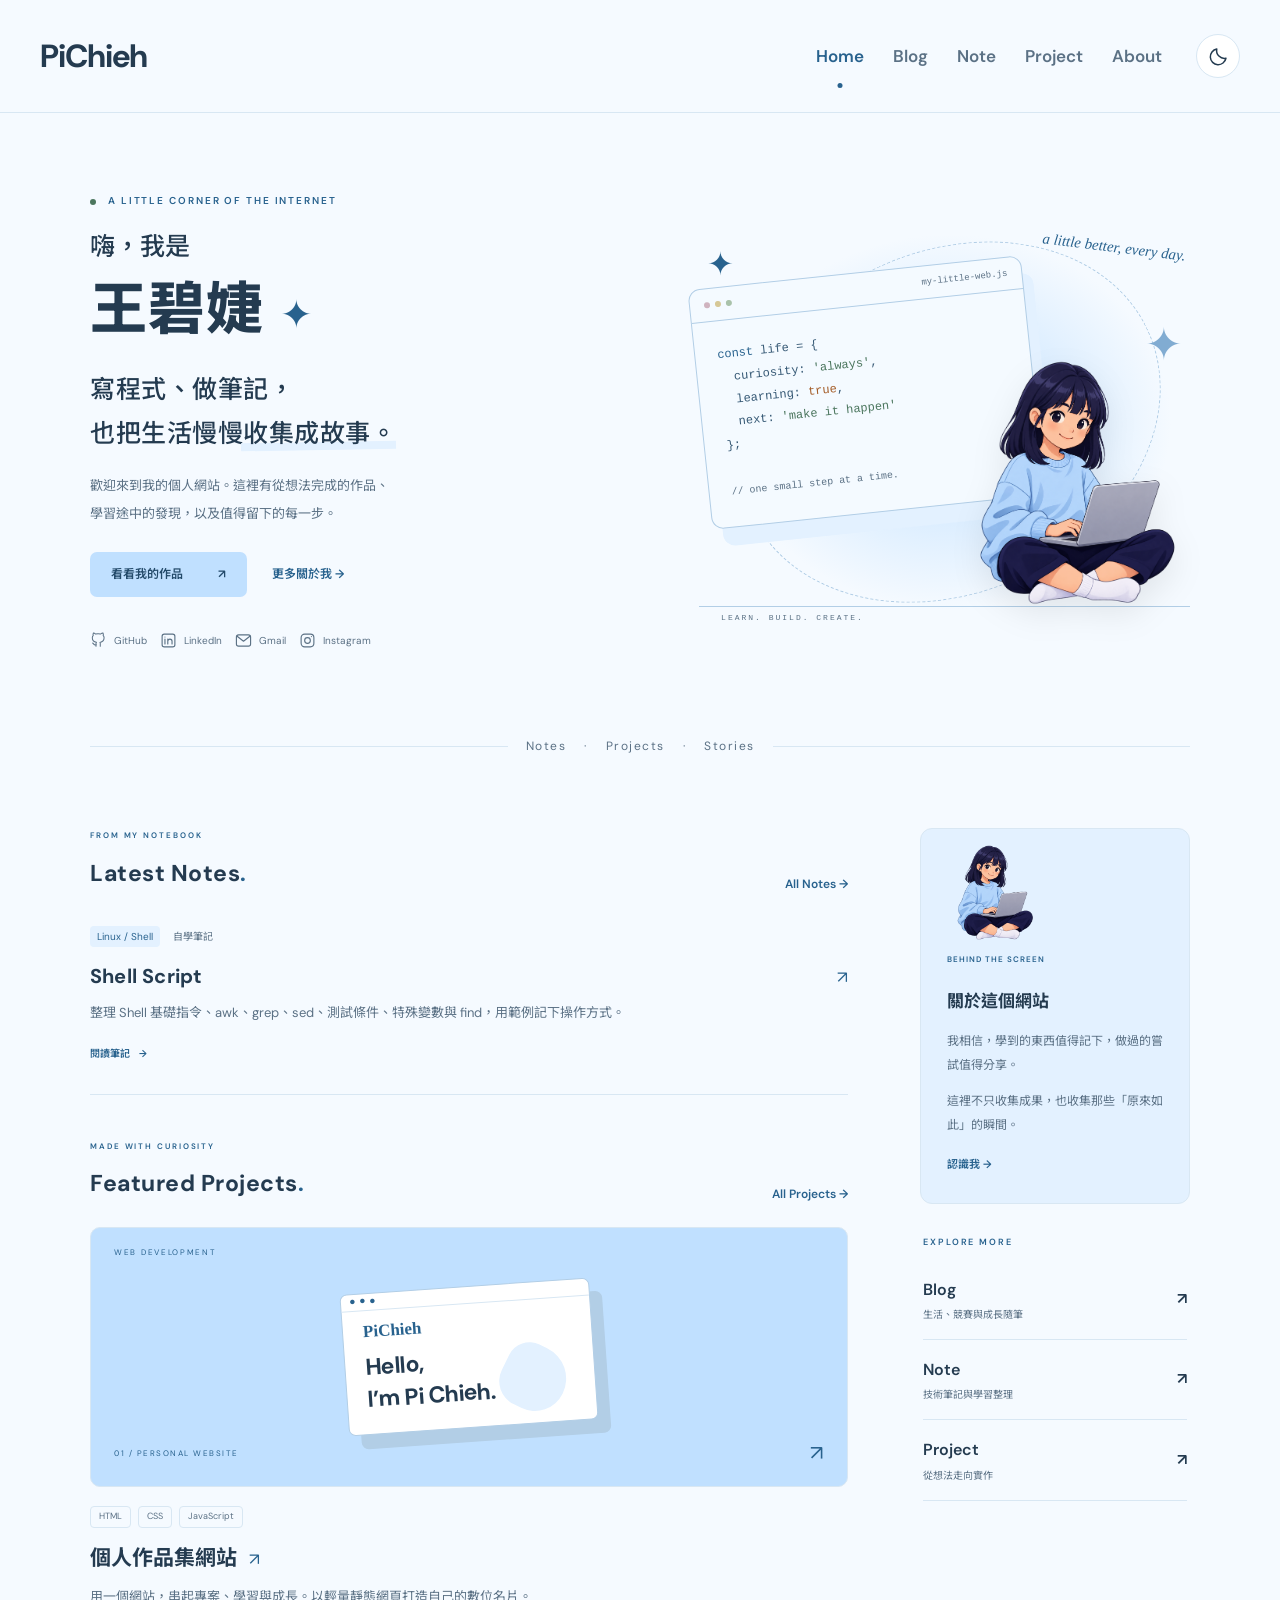
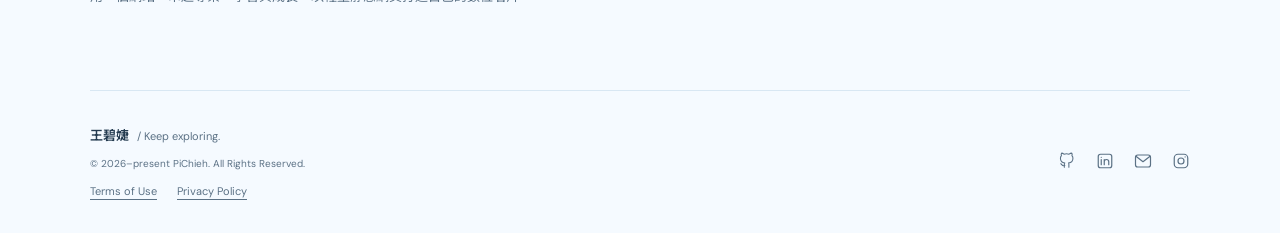
<file: index.html>
<!doctype html>
<html lang="zh-Hant"><head>
<meta charset="utf-8"><meta name="viewport" content="width=device-width,initial-scale=1">
<meta name="description" content="王碧婕的個人網站：專案作品、自學筆記、生活隨筆與競賽紀錄。">
<meta name="theme-color" content="#f5faff"><title>Home · PiChieh</title>
<script src="theme.js"></script><link rel="icon" href="favicon.svg" type="image/svg+xml"><link rel="stylesheet" href="styles.css?v=7899a8cd81">
<script src="site.config.js" defer></script><script src="content.js?v=7899a8cd81" defer></script><script src="script.js?v=7899a8cd81" defer></script>
</head><body data-page="home">
<a class="skip" href="#main">跳至主要內容</a>
<header class="site-header"><div class="header-inner"><a class="wordmark" href="index.html" aria-label="PiChieh，首頁"><span>PiChieh</span></a>
<div class="header-controls"><nav id="navigation" aria-label="主要導覽"><a href="index.html" aria-current="page">Home</a><a href="blog.html">Blog</a><a href="note.html">Note</a><a href="project.html">Project</a><a href="about.html">About</a></nav><button class="theme-toggle icon-button" aria-label="切換配色模式" title="切換配色模式"><span aria-hidden="true">◐</span></button><button class="menu-toggle icon-button" aria-controls="navigation" aria-expanded="false" aria-label="開啟導覽">☰</button></div></div></header>
<main id="main" class="container">
<section class="home-hero"><div class="hero-text"><p class="eyebrow"><span class="status-dot"></span> A LITTLE CORNER OF THE INTERNET</p><h1>嗨，我是<span class="name">王碧婕<span class="wave">✦</span></span></h1><p class="hero-subtitle">寫程式、做筆記，<br>也把生活慢慢<span class="underline">收集成故事。</span></p><p class="hero-description">歡迎來到我的個人網站。這裡有從想法完成的作品、<br class="desktop-break">學習途中的發現，以及值得留下的每一步。</p><div class="hero-actions"><a class="button" href="project.html">看看我的作品 <span>↗</span></a><a class="plain-link" href="about.html">更多關於我 <span>→</span></a></div><div class="socials hero-socials" data-socials></div></div>
<div class="character-art" role="img" aria-label="抱著筆電的小女孩與程式視窗插畫"><div class="art-orbit"></div><span class="art-star star-one">✦</span><span class="art-star star-two">✦</span><div class="floating-label">a little better, every day.</div><div class="terminal"><div class="terminal-bar"><i></i><i></i><i></i><span>my-little-web.js</span></div><div class="terminal-code"><span class="code-purple">const</span> life = {<br>&nbsp; curiosity: <span class="code-green">'always'</span>,<br>&nbsp; learning: <span class="code-orange">true</span>,<br>&nbsp; next: <span class="code-green">'make it happen'</span><br>};<br><br><span class="code-comment">// one small step at a time.</span></div></div><img class="girl-mascot" src="assets/pichieh-girl.png" alt="" width="1024" height="1024" fetchpriority="high"><div class="art-ground"></div><div class="art-caption">LEARN. BUILD. CREATE.</div></div></section>
<div class="content-divider" aria-label="探索網站內容"><a href="note.html">Notes</a><span aria-hidden="true">·</span><a href="project.html">Projects</a><span aria-hidden="true">·</span><a href="blog.html">Stories</a></div>
<section class="home-content"><div class="main-column"><div class="section-heading"><div><p class="eyebrow">FROM MY NOTEBOOK</p><h2>Latest Notes<span class="title-dot">.</span></h2></div><a class="plain-link" href="note.html">All Notes →</a></div><div data-entries="notes" data-limit="2"></div><div class="section-heading second-heading"><div><p class="eyebrow">MADE WITH CURIOSITY</p><h2>Featured Projects<span class="title-dot">.</span></h2></div><a class="plain-link" href="project.html">All Projects →</a></div><div data-projects data-limit="1"></div></div><aside class="home-sidebar"><div class="about-card"><img class="sidebar-avatar" src="assets/pichieh-girl.png" alt="抱著筆電的小女孩" width="1024" height="1024" loading="lazy"><p class="eyebrow">BEHIND THE SCREEN</p><h3>關於這個網站</h3><p>我相信，學到的東西值得記下，做過的嘗試值得分享。</p><p>這裡不只收集成果，也收集那些「原來如此」的瞬間。</p><a class="plain-link" href="about.html">認識我 →</a></div><div class="explore-card"><p class="eyebrow">EXPLORE MORE</p><a href="blog.html"><span>Blog<small>生活、競賽與成長隨筆</small></span>↗</a><a href="note.html"><span>Note<small>技術筆記與學習整理</small></span>↗</a><a href="project.html"><span>Project<small>從想法走向實作</small></span>↗</a></div></aside></section></main>
<footer class="site-footer container"><div><a class="footer-name" href="index.html">王碧婕<span> / Keep exploring.</span></a><p>© 2026–present PiChieh. All Rights Reserved.</p><div class="footer-policies"><a href="terms.html">Terms of Use</a><a href="privacy.html">Privacy Policy</a></div></div><div class="socials footer-socials" data-socials></div></footer>
<noscript><p class="noscript">請啟用 JavaScript，以顯示文章、作品及社群連結。五頁導覽仍可正常使用。</p></noscript>
</body></html>
</file>
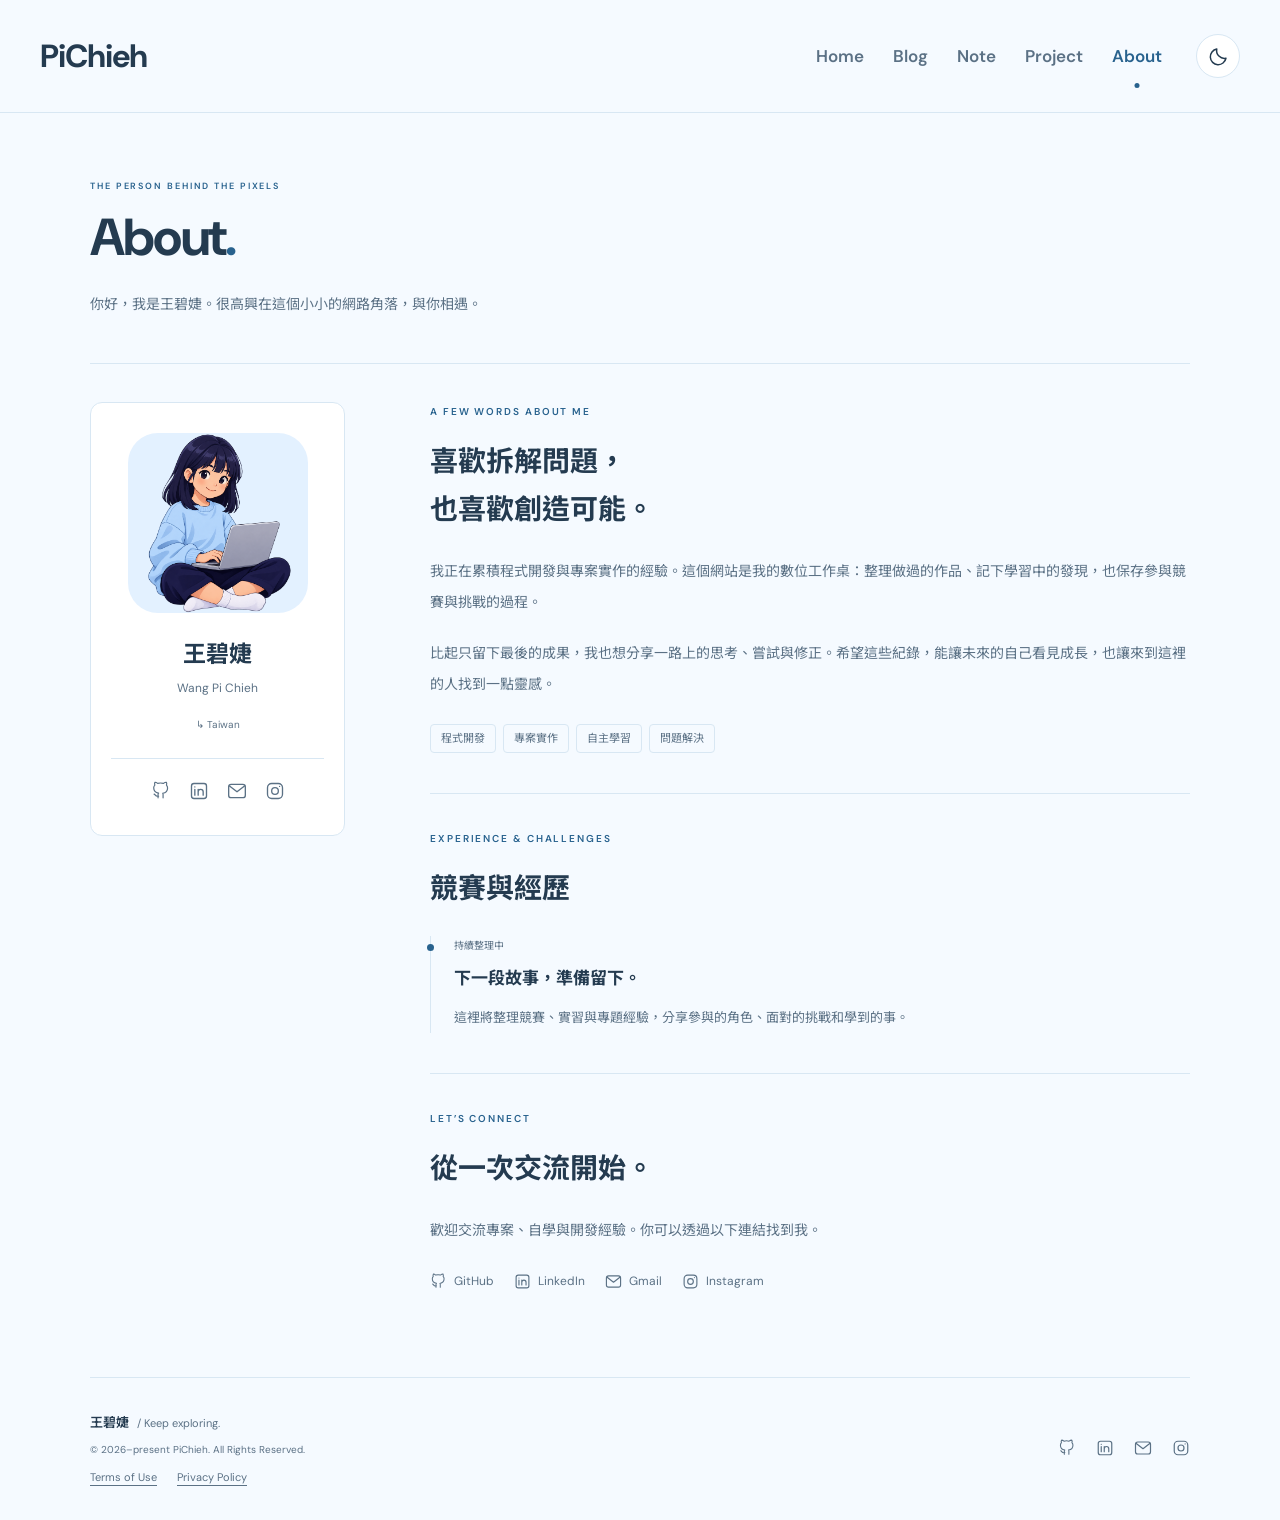
<file: about.html>
<!doctype html>
<html lang="zh-Hant"><head>
<meta charset="utf-8"><meta name="viewport" content="width=device-width,initial-scale=1">
<meta name="description" content="王碧婕的個人網站：專案作品、自學筆記、生活隨筆與競賽紀錄。">
<meta name="theme-color" content="#f5faff"><title>About · PiChieh</title>
<script src="theme.js"></script><link rel="icon" href="favicon.svg" type="image/svg+xml"><link rel="stylesheet" href="styles.css?v=7899a8cd81">
<script src="site.config.js" defer></script><script src="content.js?v=7899a8cd81" defer></script><script src="script.js?v=7899a8cd81" defer></script>
</head><body data-page="about">
<a class="skip" href="#main">跳至主要內容</a>
<header class="site-header"><div class="header-inner"><a class="wordmark" href="index.html" aria-label="PiChieh，首頁"><span>PiChieh</span></a>
<div class="header-controls"><nav id="navigation" aria-label="主要導覽"><a href="index.html">Home</a><a href="blog.html">Blog</a><a href="note.html">Note</a><a href="project.html">Project</a><a href="about.html" aria-current="page">About</a></nav><button class="theme-toggle icon-button" aria-label="切換配色模式" title="切換配色模式"><span aria-hidden="true">◐</span></button><button class="menu-toggle icon-button" aria-controls="navigation" aria-expanded="false" aria-label="開啟導覽">☰</button></div></div></header>
<main id="main" class="container"><header class="page-heading"><p class="eyebrow">THE PERSON BEHIND THE PIXELS</p><h1>About<span class="title-dot">.</span></h1><p class="page-description">你好，我是王碧婕。很高興在這個小小的網路角落，與你相遇。</p></header><div class="about-layout"><aside class="profile-card"><div class="profile-avatar"><img src="assets/pichieh-girl.png" alt="PiChieh 的小女孩插畫角色" width="1024" height="1024"></div><h2>王碧婕</h2><p>Wang Pi Chieh</p><span class="profile-location">↳ Taiwan</span><div class="socials" data-socials></div></aside><div class="about-body"><section><p class="eyebrow">A FEW WORDS ABOUT ME</p><h2>喜歡拆解問題，<br>也喜歡創造可能。</h2><p>我正在累積程式開發與專案實作的經驗。這個網站是我的數位工作桌：整理做過的作品、記下學習中的發現，也保存參與競賽與挑戰的過程。</p><p>比起只留下最後的成果，我也想分享一路上的思考、嘗試與修正。希望這些紀錄，能讓未來的自己看見成長，也讓來到這裡的人找到一點靈感。</p><div class="tags"><span>程式開發</span><span>專案實作</span><span>自主學習</span><span>問題解決</span></div></section><section class="experience-section"><p class="eyebrow">EXPERIENCE & CHALLENGES</p><h2>競賽與經歷</h2><div class="timeline-item"><span class="timeline-dot"></span><span class="entry-meta">持續整理中</span><h3>下一段故事，準備留下。</h3><p>這裡將整理競賽、實習與專題經驗，分享參與的角色、面對的挑戰和學到的事。</p></div></section><section class="connect-section"><p class="eyebrow">LET’S CONNECT</p><h2>從一次交流開始。</h2><p>歡迎交流專案、自學與開發經驗。你可以透過以下連結找到我。</p><div class="socials" data-socials data-expanded></div></section></div></div></main>
<footer class="site-footer container"><div><a class="footer-name" href="index.html">王碧婕<span> / Keep exploring.</span></a><p>© 2026–present PiChieh. All Rights Reserved.</p><div class="footer-policies"><a href="terms.html">Terms of Use</a><a href="privacy.html">Privacy Policy</a></div></div><div class="socials footer-socials" data-socials></div></footer>
<noscript><p class="noscript">請啟用 JavaScript，以顯示文章、作品及社群連結。五頁導覽仍可正常使用。</p></noscript>
</body></html>
</file>
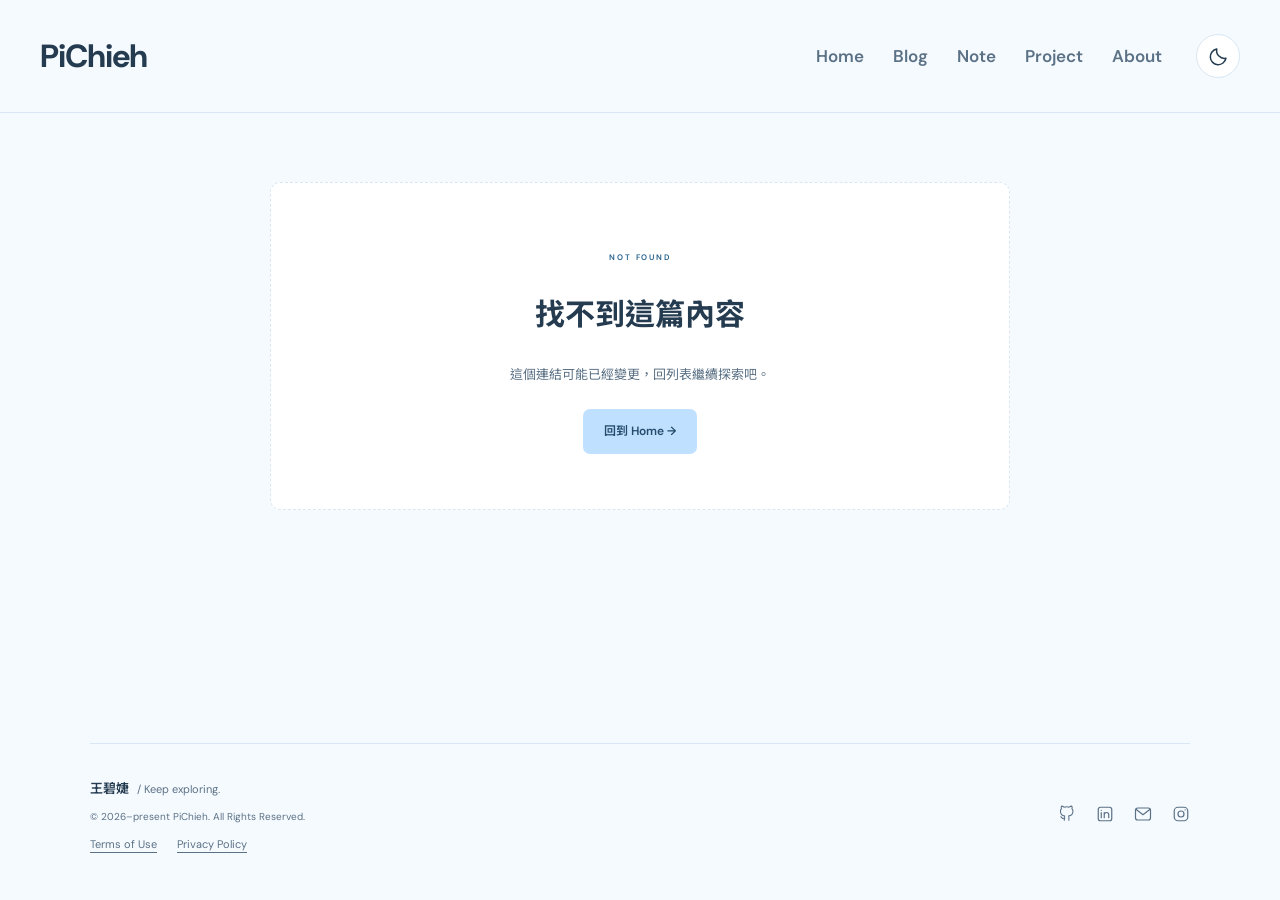
<file: article.html>
<!doctype html>
<html lang="zh-Hant"><head>
<meta charset="utf-8"><meta name="viewport" content="width=device-width,initial-scale=1">
<meta name="description" content="王碧婕的個人網站：專案作品、自學筆記、生活隨筆與競賽紀錄。">
<meta name="theme-color" content="#f5faff"><title>閱讀文章 · PiChieh</title>
<script src="theme.js"></script><link rel="icon" href="favicon.svg" type="image/svg+xml"><link rel="stylesheet" href="styles.css?v=7899a8cd81">
<script src="site.config.js" defer></script><script src="content.js?v=7899a8cd81" defer></script><script src="script.js?v=7899a8cd81" defer></script>
</head><body data-page="article">
<a class="skip" href="#main">跳至主要內容</a>
<header class="site-header"><div class="header-inner"><a class="wordmark" href="index.html" aria-label="PiChieh，首頁"><span>PiChieh</span></a>
<div class="header-controls"><nav id="navigation" aria-label="主要導覽"><a href="index.html">Home</a><a href="blog.html">Blog</a><a href="note.html">Note</a><a href="project.html">Project</a><a href="about.html">About</a></nav><button class="theme-toggle icon-button" aria-label="切換配色模式" title="切換配色模式"><span aria-hidden="true">◐</span></button><button class="menu-toggle icon-button" aria-controls="navigation" aria-expanded="false" aria-label="開啟導覽">☰</button></div></div></header>
<main id="main" class="container"><div id="article-content" class="article-container"><p>正在載入內容…</p></div></main>
<footer class="site-footer container"><div><a class="footer-name" href="index.html">王碧婕<span> / Keep exploring.</span></a><p>© 2026–present PiChieh. All Rights Reserved.</p><div class="footer-policies"><a href="terms.html">Terms of Use</a><a href="privacy.html">Privacy Policy</a></div></div><div class="socials footer-socials" data-socials></div></footer>
<noscript><p class="noscript">請啟用 JavaScript，以顯示文章、作品及社群連結。五頁導覽仍可正常使用。</p></noscript>
</body></html>
</file>
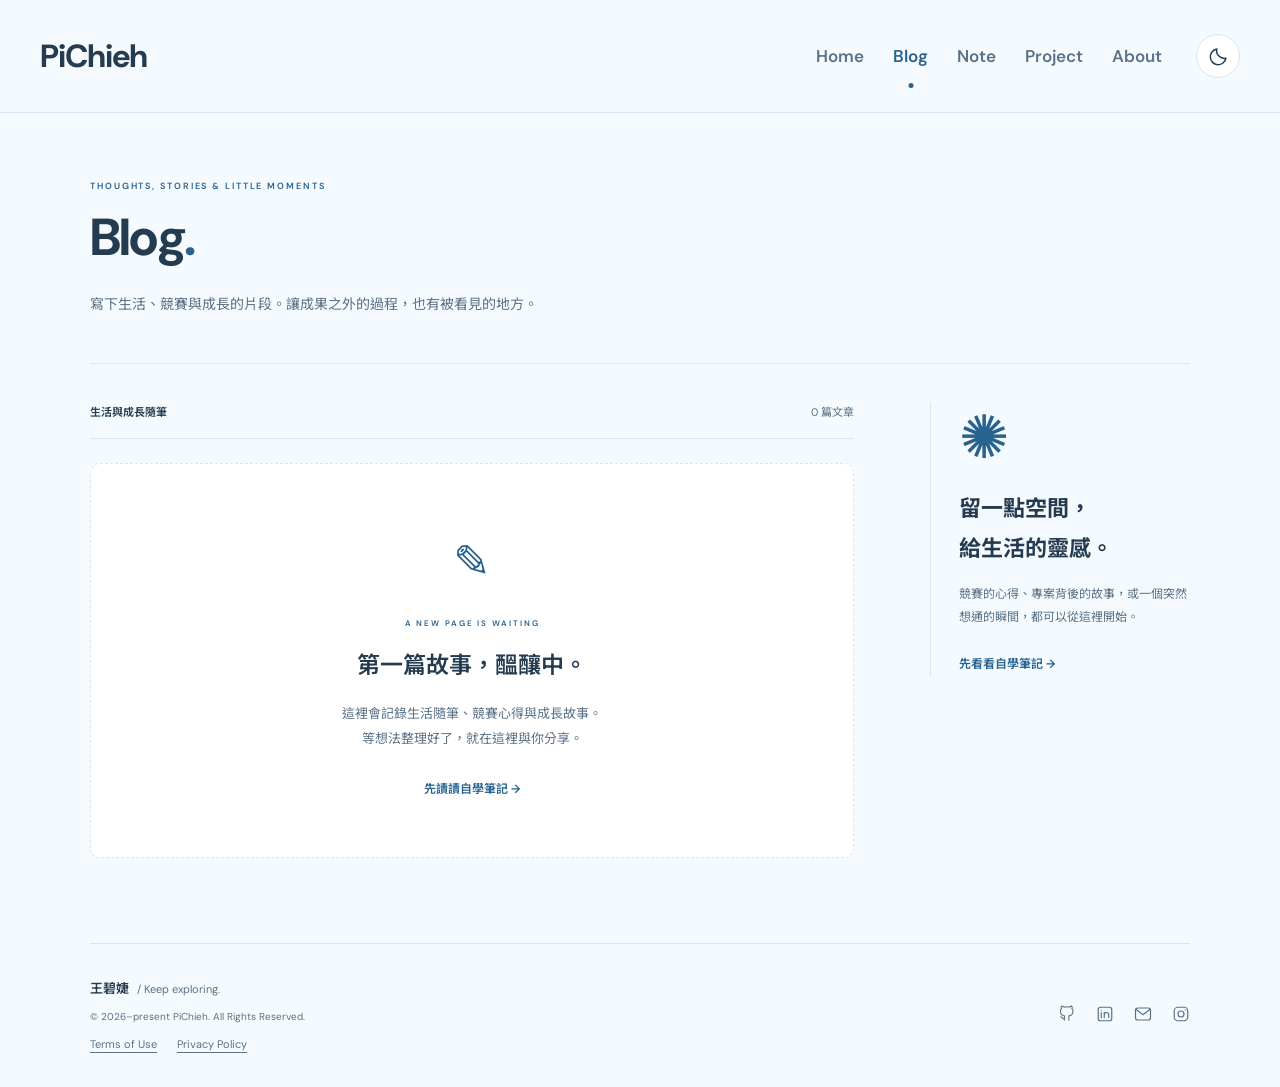
<file: blog.html>
<!doctype html>
<html lang="zh-Hant"><head>
<meta charset="utf-8"><meta name="viewport" content="width=device-width,initial-scale=1">
<meta name="description" content="王碧婕的個人網站：專案作品、自學筆記、生活隨筆與競賽紀錄。">
<meta name="theme-color" content="#f5faff"><title>Blog · PiChieh</title>
<script src="theme.js"></script><link rel="icon" href="favicon.svg" type="image/svg+xml"><link rel="stylesheet" href="styles.css?v=7899a8cd81">
<script src="site.config.js" defer></script><script src="content.js?v=7899a8cd81" defer></script><script src="script.js?v=7899a8cd81" defer></script>
</head><body data-page="blog">
<a class="skip" href="#main">跳至主要內容</a>
<header class="site-header"><div class="header-inner"><a class="wordmark" href="index.html" aria-label="PiChieh，首頁"><span>PiChieh</span></a>
<div class="header-controls"><nav id="navigation" aria-label="主要導覽"><a href="index.html">Home</a><a href="blog.html" aria-current="page">Blog</a><a href="note.html">Note</a><a href="project.html">Project</a><a href="about.html">About</a></nav><button class="theme-toggle icon-button" aria-label="切換配色模式" title="切換配色模式"><span aria-hidden="true">◐</span></button><button class="menu-toggle icon-button" aria-controls="navigation" aria-expanded="false" aria-label="開啟導覽">☰</button></div></div></header>
<main id="main" class="container"><header class="page-heading"><p class="eyebrow">THOUGHTS, STORIES & LITTLE MOMENTS</p><h1>Blog<span class="title-dot">.</span></h1><p class="page-description">寫下生活、競賽與成長的片段。讓成果之外的過程，也有被看見的地方。</p></header><div class="archive-layout"><section aria-label="Blog 文章"><div class="archive-toolbar"><span>生活與成長隨筆</span><span data-count="blogs"></span></div><div data-entries="blogs"></div></section><aside class="archive-aside"><span class="aside-symbol">✺</span><h2>留一點空間，<br>給生活的靈感。</h2><p>競賽的心得、專案背後的故事，或一個突然想通的瞬間，都可以從這裡開始。</p><a class="plain-link" href="note.html">先看看自學筆記 →</a></aside></div></main>
<footer class="site-footer container"><div><a class="footer-name" href="index.html">王碧婕<span> / Keep exploring.</span></a><p>© 2026–present PiChieh. All Rights Reserved.</p><div class="footer-policies"><a href="terms.html">Terms of Use</a><a href="privacy.html">Privacy Policy</a></div></div><div class="socials footer-socials" data-socials></div></footer>
<noscript><p class="noscript">請啟用 JavaScript，以顯示文章、作品及社群連結。五頁導覽仍可正常使用。</p></noscript>
</body></html>
</file>
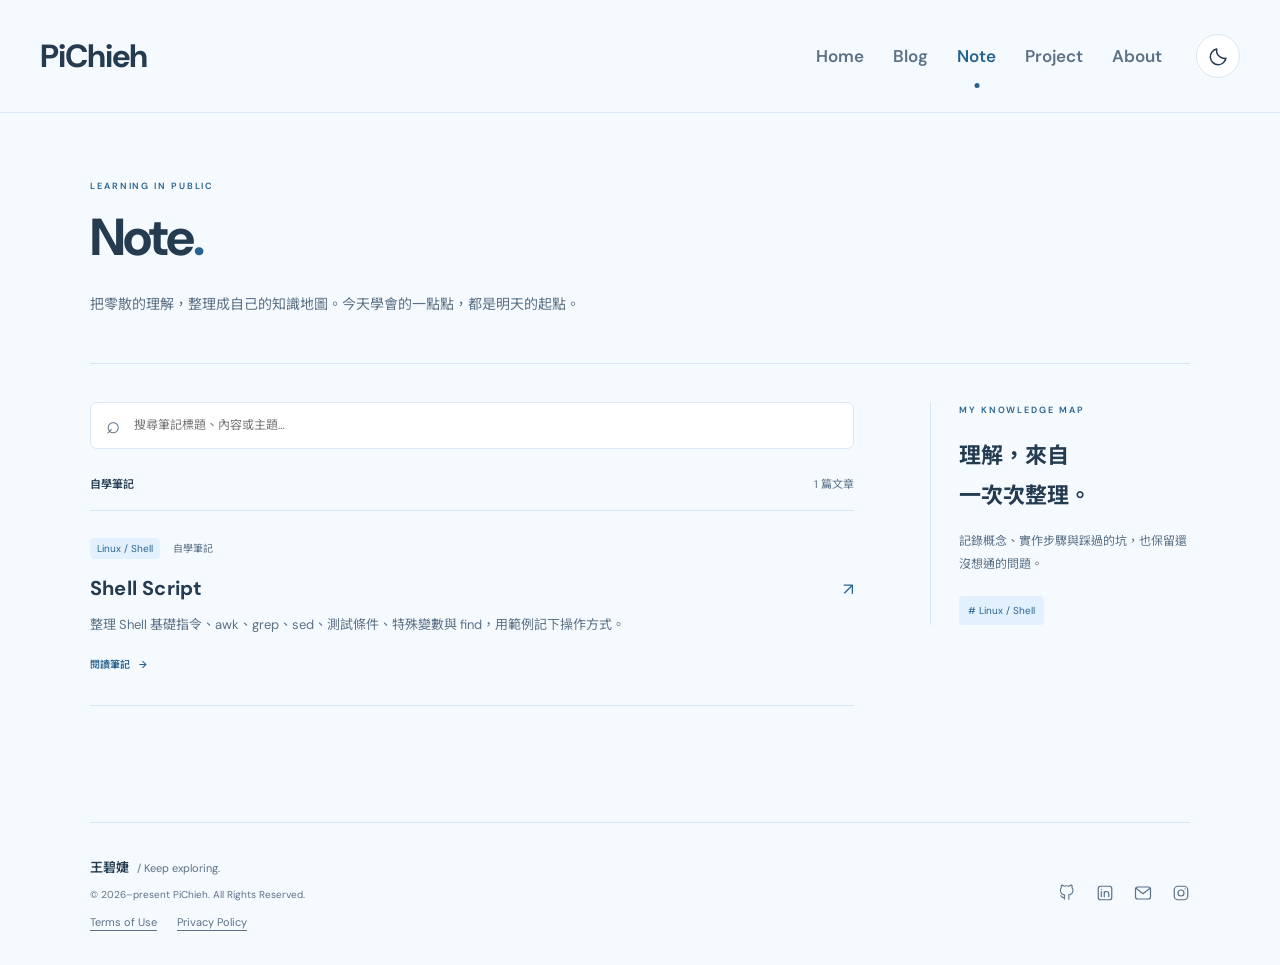
<file: note.html>
<!doctype html>
<html lang="zh-Hant"><head>
<meta charset="utf-8"><meta name="viewport" content="width=device-width,initial-scale=1">
<meta name="description" content="王碧婕的個人網站：專案作品、自學筆記、生活隨筆與競賽紀錄。">
<meta name="theme-color" content="#f5faff"><title>Note · PiChieh</title>
<script src="theme.js"></script><link rel="icon" href="favicon.svg" type="image/svg+xml"><link rel="stylesheet" href="styles.css?v=7899a8cd81">
<script src="site.config.js" defer></script><script src="content.js?v=7899a8cd81" defer></script><script src="script.js?v=7899a8cd81" defer></script>
</head><body data-page="note">
<a class="skip" href="#main">跳至主要內容</a>
<header class="site-header"><div class="header-inner"><a class="wordmark" href="index.html" aria-label="PiChieh，首頁"><span>PiChieh</span></a>
<div class="header-controls"><nav id="navigation" aria-label="主要導覽"><a href="index.html">Home</a><a href="blog.html">Blog</a><a href="note.html" aria-current="page">Note</a><a href="project.html">Project</a><a href="about.html">About</a></nav><button class="theme-toggle icon-button" aria-label="切換配色模式" title="切換配色模式"><span aria-hidden="true">◐</span></button><button class="menu-toggle icon-button" aria-controls="navigation" aria-expanded="false" aria-label="開啟導覽">☰</button></div></div></header>
<main id="main" class="container"><header class="page-heading"><p class="eyebrow">LEARNING IN PUBLIC</p><h1>Note<span class="title-dot">.</span></h1><p class="page-description">把零散的理解，整理成自己的知識地圖。今天學會的一點點，都是明天的起點。</p></header><div class="archive-layout"><section aria-label="自學筆記"><label class="search-box"><span aria-hidden="true">⌕</span><input id="note-search" type="search" placeholder="搜尋筆記標題、內容或主題…" aria-label="搜尋筆記"></label><div class="archive-toolbar"><span>自學筆記</span><span data-count="notes" aria-live="polite"></span></div><div data-entries="notes" aria-live="polite"></div></section><aside class="archive-aside"><p class="eyebrow">MY KNOWLEDGE MAP</p><h2>理解，來自<br>一次次整理。</h2><p>記錄概念、實作步驟與踩過的坑，也保留還沒想通的問題。</p><div class="topic-list" id="note-topics"></div></aside></div></main>
<footer class="site-footer container"><div><a class="footer-name" href="index.html">王碧婕<span> / Keep exploring.</span></a><p>© 2026–present PiChieh. All Rights Reserved.</p><div class="footer-policies"><a href="terms.html">Terms of Use</a><a href="privacy.html">Privacy Policy</a></div></div><div class="socials footer-socials" data-socials></div></footer>
<noscript><p class="noscript">請啟用 JavaScript，以顯示文章、作品及社群連結。五頁導覽仍可正常使用。</p></noscript>
</body></html>
</file>
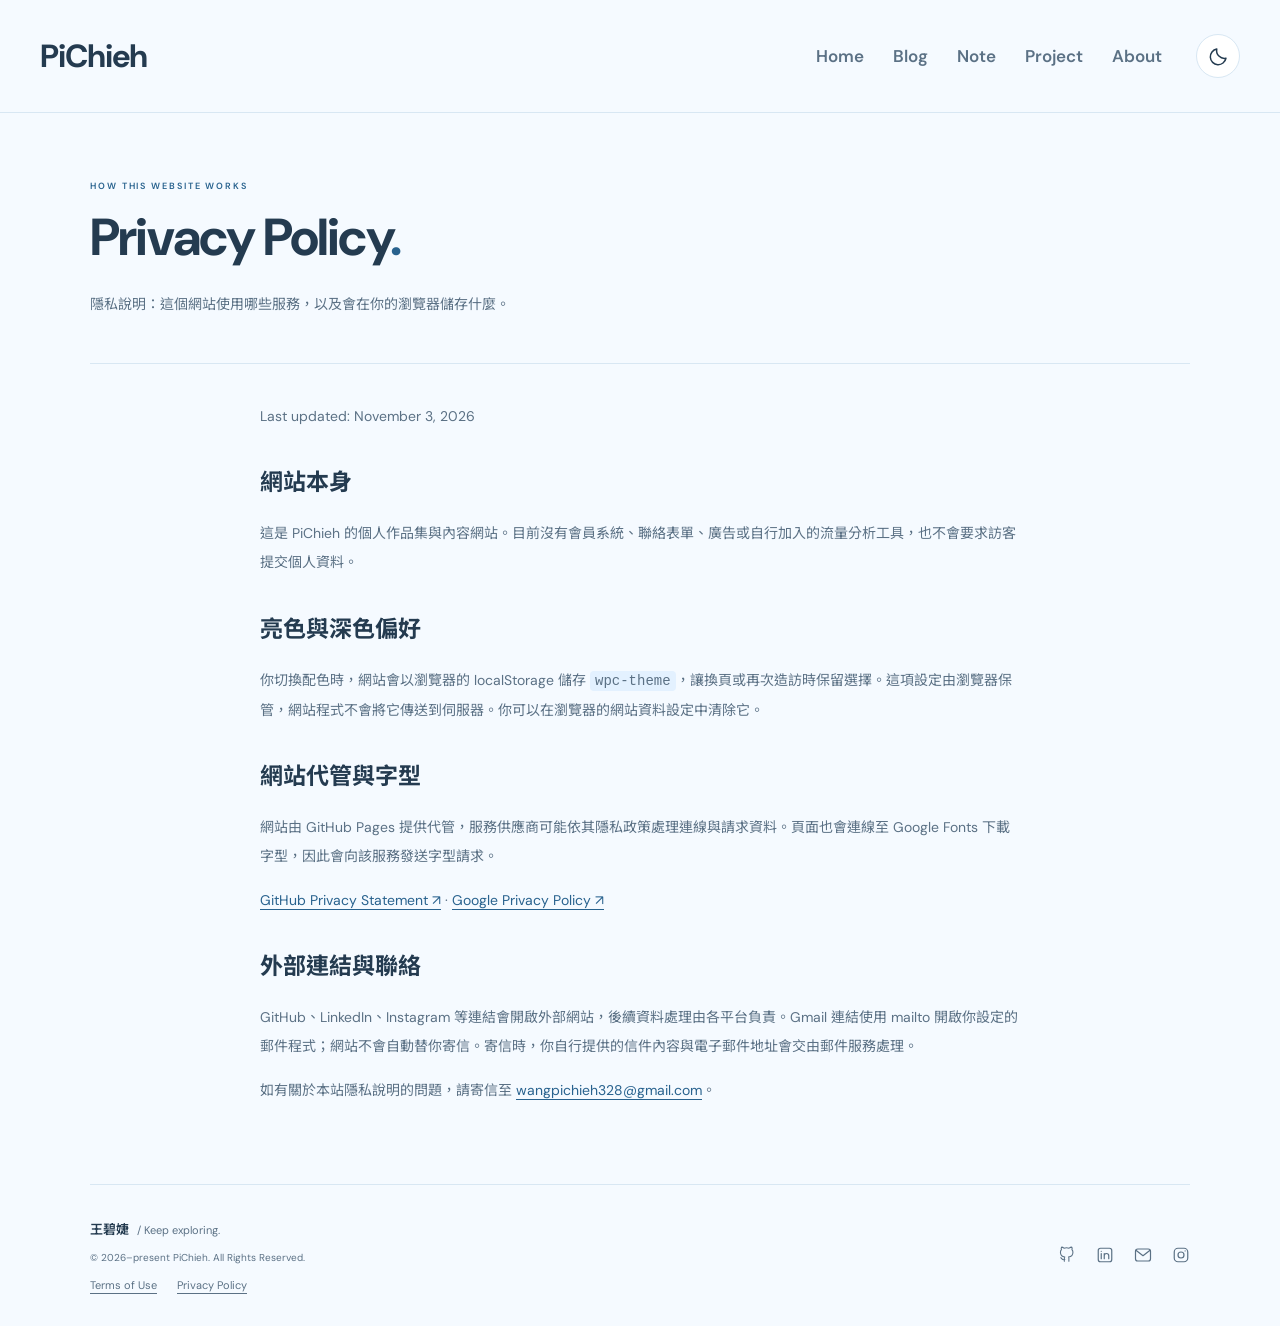
<file: privacy.html>
<!doctype html>
<html lang="zh-Hant"><head>
<meta charset="utf-8"><meta name="viewport" content="width=device-width,initial-scale=1">
<meta name="description" content="王碧婕的個人網站：專案作品、自學筆記、生活隨筆與競賽紀錄。">
<meta name="theme-color" content="#f5faff"><title>Privacy Policy · PiChieh</title>
<script src="theme.js"></script><link rel="icon" href="favicon.svg" type="image/svg+xml"><link rel="stylesheet" href="styles.css?v=7899a8cd81">
<script src="site.config.js" defer></script><script src="content.js?v=7899a8cd81" defer></script><script src="script.js?v=7899a8cd81" defer></script>
</head><body data-page="privacy">
<a class="skip" href="#main">跳至主要內容</a>
<header class="site-header"><div class="header-inner"><a class="wordmark" href="index.html" aria-label="PiChieh，首頁"><span>PiChieh</span></a>
<div class="header-controls"><nav id="navigation" aria-label="主要導覽"><a href="index.html">Home</a><a href="blog.html">Blog</a><a href="note.html">Note</a><a href="project.html">Project</a><a href="about.html">About</a></nav><button class="theme-toggle icon-button" aria-label="切換配色模式" title="切換配色模式"><span aria-hidden="true">◐</span></button><button class="menu-toggle icon-button" aria-controls="navigation" aria-expanded="false" aria-label="開啟導覽">☰</button></div></div></header>
<main id="main" class="container"><header class="page-heading"><p class="eyebrow">HOW THIS WEBSITE WORKS</p><h1>Privacy Policy<span class="title-dot">.</span></h1><p class="page-description">隱私說明：這個網站使用哪些服務，以及會在你的瀏覽器儲存什麼。</p></header><article class="policy-body"><p class="entry-meta">Last updated: November 3, 2026</p><h2>網站本身</h2><p>這是 PiChieh 的個人作品集與內容網站。目前沒有會員系統、聯絡表單、廣告或自行加入的流量分析工具，也不會要求訪客提交個人資料。</p><h2>亮色與深色偏好</h2><p>你切換配色時，網站會以瀏覽器的 localStorage 儲存 <code>wpc-theme</code>，讓換頁或再次造訪時保留選擇。這項設定由瀏覽器保管，網站程式不會將它傳送到伺服器。你可以在瀏覽器的網站資料設定中清除它。</p><h2>網站代管與字型</h2><p>網站由 GitHub Pages 提供代管，服務供應商可能依其隱私政策處理連線與請求資料。頁面也會連線至 Google Fonts 下載字型，因此會向該服務發送字型請求。</p><p><a href="https://docs.github.com/en/site-policy/privacy-policies/github-general-privacy-statement" target="_blank" rel="noopener noreferrer">GitHub Privacy Statement ↗</a> · <a href="https://policies.google.com/privacy" target="_blank" rel="noopener noreferrer">Google Privacy Policy ↗</a></p><h2>外部連結與聯絡</h2><p>GitHub、LinkedIn、Instagram 等連結會開啟外部網站，後續資料處理由各平台負責。Gmail 連結使用 mailto 開啟你設定的郵件程式；網站不會自動替你寄信。寄信時，你自行提供的信件內容與電子郵件地址會交由郵件服務處理。</p><p>如有關於本站隱私說明的問題，請寄信至 <a href="mailto:wangpichieh328@gmail.com">wangpichieh328@gmail.com</a>。</p></article></main>
<footer class="site-footer container"><div><a class="footer-name" href="index.html">王碧婕<span> / Keep exploring.</span></a><p>© 2026–present PiChieh. All Rights Reserved.</p><div class="footer-policies"><a href="terms.html">Terms of Use</a><a href="privacy.html">Privacy Policy</a></div></div><div class="socials footer-socials" data-socials></div></footer>
<noscript><p class="noscript">請啟用 JavaScript，以顯示文章、作品及社群連結。五頁導覽仍可正常使用。</p></noscript>
</body></html>
</file>
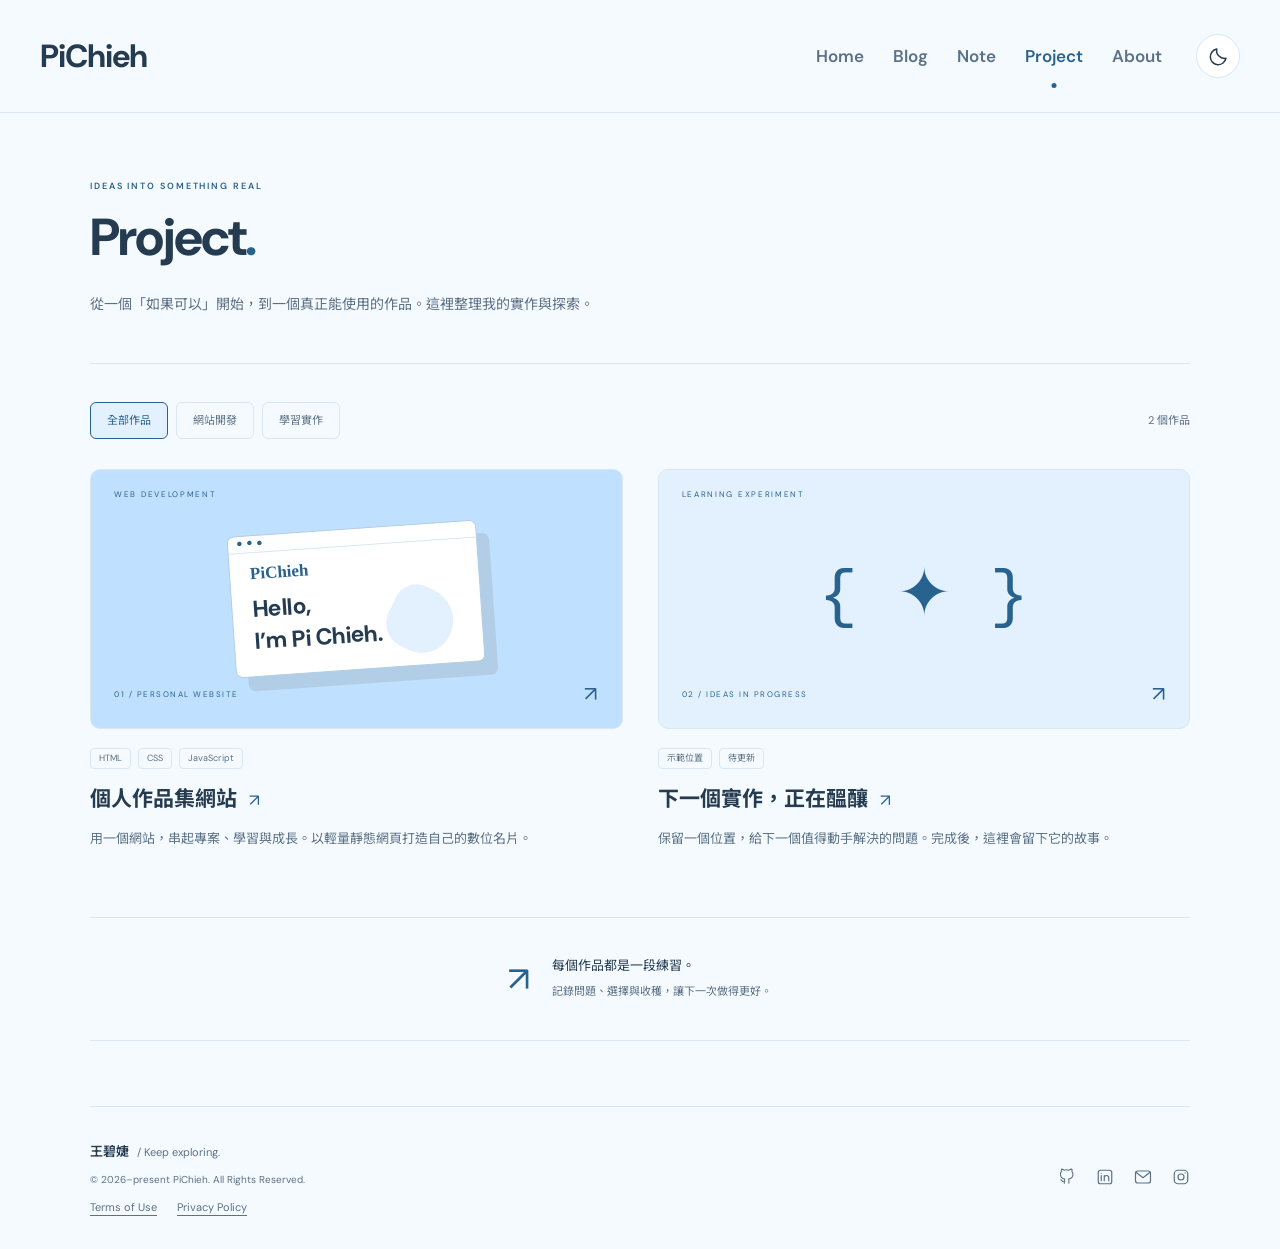
<file: project.html>
<!doctype html>
<html lang="zh-Hant"><head>
<meta charset="utf-8"><meta name="viewport" content="width=device-width,initial-scale=1">
<meta name="description" content="王碧婕的個人網站：專案作品、自學筆記、生活隨筆與競賽紀錄。">
<meta name="theme-color" content="#f5faff"><title>Project · PiChieh</title>
<script src="theme.js"></script><link rel="icon" href="favicon.svg" type="image/svg+xml"><link rel="stylesheet" href="styles.css?v=7899a8cd81">
<script src="site.config.js" defer></script><script src="content.js?v=7899a8cd81" defer></script><script src="script.js?v=7899a8cd81" defer></script>
</head><body data-page="project">
<a class="skip" href="#main">跳至主要內容</a>
<header class="site-header"><div class="header-inner"><a class="wordmark" href="index.html" aria-label="PiChieh，首頁"><span>PiChieh</span></a>
<div class="header-controls"><nav id="navigation" aria-label="主要導覽"><a href="index.html">Home</a><a href="blog.html">Blog</a><a href="note.html">Note</a><a href="project.html" aria-current="page">Project</a><a href="about.html">About</a></nav><button class="theme-toggle icon-button" aria-label="切換配色模式" title="切換配色模式"><span aria-hidden="true">◐</span></button><button class="menu-toggle icon-button" aria-controls="navigation" aria-expanded="false" aria-label="開啟導覽">☰</button></div></div></header>
<main id="main" class="container"><header class="page-heading"><p class="eyebrow">IDEAS INTO SOMETHING REAL</p><h1>Project<span class="title-dot">.</span></h1><p class="page-description">從一個「如果可以」開始，到一個真正能使用的作品。這裡整理我的實作與探索。</p></header><div class="project-toolbar"><div class="filters" role="group" aria-label="篩選專案"><button data-filter="all" aria-pressed="true">全部作品</button><button data-filter="web" aria-pressed="false">網站開發</button><button data-filter="learning" aria-pressed="false">學習實作</button></div><span data-count="projects" aria-live="polite"></span></div><div class="project-grid" data-projects aria-live="polite"></div><div class="bottom-note"><span>↗</span><p>每個作品都是一段練習。<br><small>記錄問題、選擇與收穫，讓下一次做得更好。</small></p></div></main>
<footer class="site-footer container"><div><a class="footer-name" href="index.html">王碧婕<span> / Keep exploring.</span></a><p>© 2026–present PiChieh. All Rights Reserved.</p><div class="footer-policies"><a href="terms.html">Terms of Use</a><a href="privacy.html">Privacy Policy</a></div></div><div class="socials footer-socials" data-socials></div></footer>
<noscript><p class="noscript">請啟用 JavaScript，以顯示文章、作品及社群連結。五頁導覽仍可正常使用。</p></noscript>
</body></html>
</file>
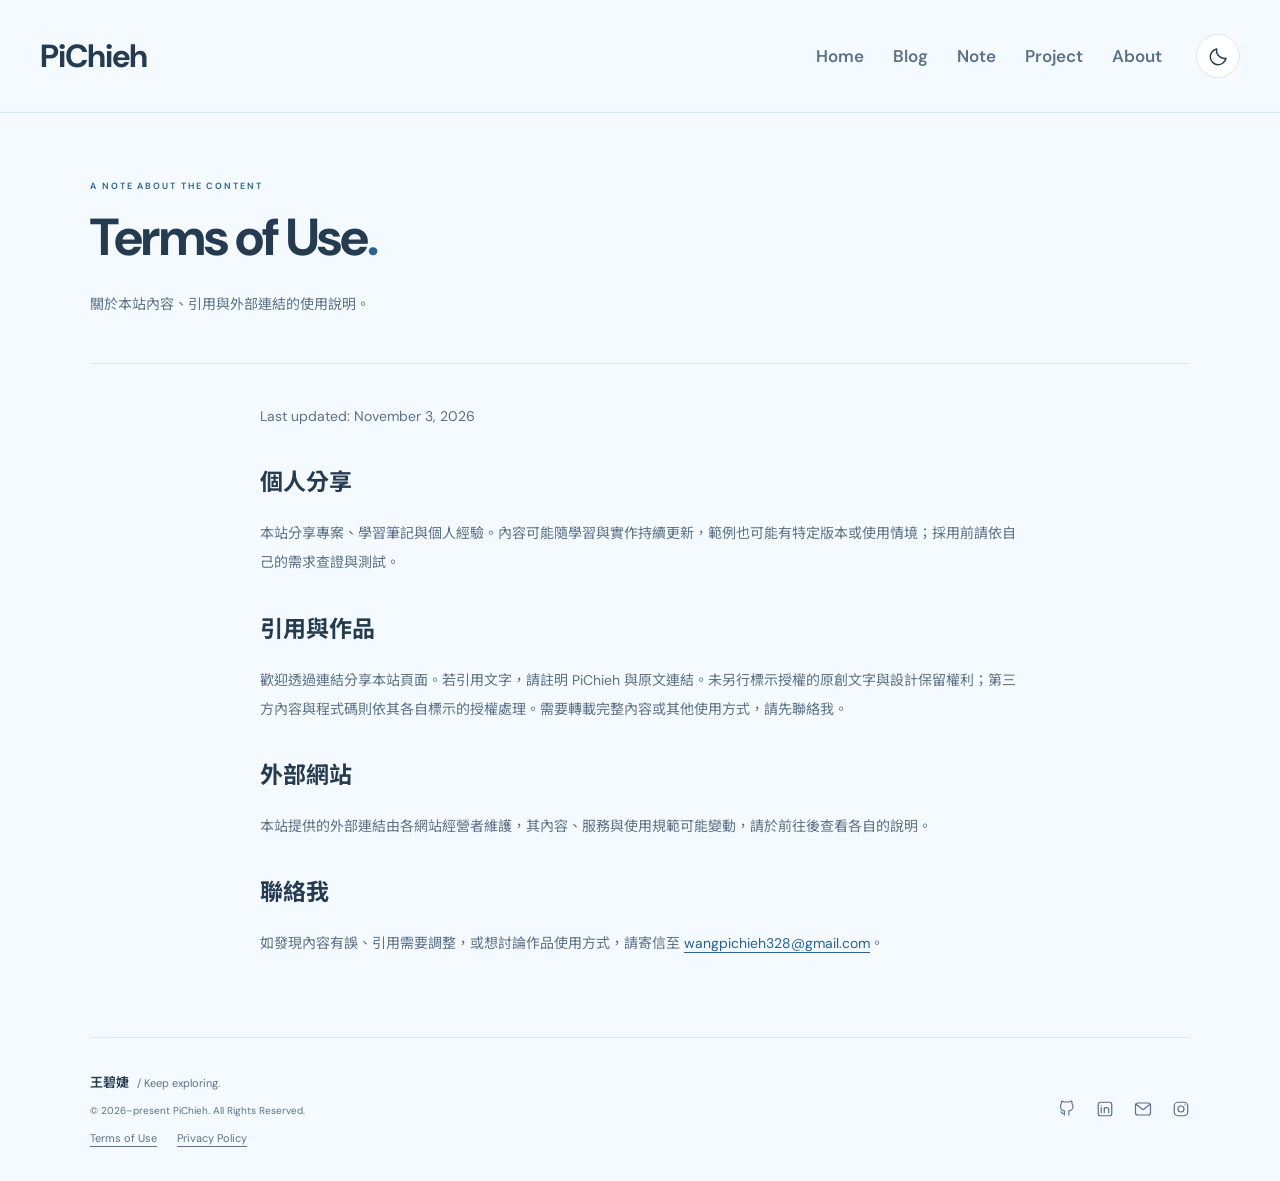
<file: terms.html>
<!doctype html>
<html lang="zh-Hant"><head>
<meta charset="utf-8"><meta name="viewport" content="width=device-width,initial-scale=1">
<meta name="description" content="王碧婕的個人網站：專案作品、自學筆記、生活隨筆與競賽紀錄。">
<meta name="theme-color" content="#f5faff"><title>Terms of Use · PiChieh</title>
<script src="theme.js"></script><link rel="icon" href="favicon.svg" type="image/svg+xml"><link rel="stylesheet" href="styles.css?v=7899a8cd81">
<script src="site.config.js" defer></script><script src="content.js?v=7899a8cd81" defer></script><script src="script.js?v=7899a8cd81" defer></script>
</head><body data-page="terms">
<a class="skip" href="#main">跳至主要內容</a>
<header class="site-header"><div class="header-inner"><a class="wordmark" href="index.html" aria-label="PiChieh，首頁"><span>PiChieh</span></a>
<div class="header-controls"><nav id="navigation" aria-label="主要導覽"><a href="index.html">Home</a><a href="blog.html">Blog</a><a href="note.html">Note</a><a href="project.html">Project</a><a href="about.html">About</a></nav><button class="theme-toggle icon-button" aria-label="切換配色模式" title="切換配色模式"><span aria-hidden="true">◐</span></button><button class="menu-toggle icon-button" aria-controls="navigation" aria-expanded="false" aria-label="開啟導覽">☰</button></div></div></header>
<main id="main" class="container"><header class="page-heading"><p class="eyebrow">A NOTE ABOUT THE CONTENT</p><h1>Terms of Use<span class="title-dot">.</span></h1><p class="page-description">關於本站內容、引用與外部連結的使用說明。</p></header><article class="policy-body"><p class="entry-meta">Last updated: November 3, 2026</p><h2>個人分享</h2><p>本站分享專案、學習筆記與個人經驗。內容可能隨學習與實作持續更新，範例也可能有特定版本或使用情境；採用前請依自己的需求查證與測試。</p><h2>引用與作品</h2><p>歡迎透過連結分享本站頁面。若引用文字，請註明 PiChieh 與原文連結。未另行標示授權的原創文字與設計保留權利；第三方內容與程式碼則依其各自標示的授權處理。需要轉載完整內容或其他使用方式，請先聯絡我。</p><h2>外部網站</h2><p>本站提供的外部連結由各網站經營者維護，其內容、服務與使用規範可能變動，請於前往後查看各自的說明。</p><h2>聯絡我</h2><p>如發現內容有誤、引用需要調整，或想討論作品使用方式，請寄信至 <a href="mailto:wangpichieh328@gmail.com">wangpichieh328@gmail.com</a>。</p></article></main>
<footer class="site-footer container"><div><a class="footer-name" href="index.html">王碧婕<span> / Keep exploring.</span></a><p>© 2026–present PiChieh. All Rights Reserved.</p><div class="footer-policies"><a href="terms.html">Terms of Use</a><a href="privacy.html">Privacy Policy</a></div></div><div class="socials footer-socials" data-socials></div></footer>
<noscript><p class="noscript">請啟用 JavaScript，以顯示文章、作品及社群連結。五頁導覽仍可正常使用。</p></noscript>
</body></html>
</file>
<file: styles.css>
@import url('https://fonts.googleapis.com/css2?family=DM+Sans:wght@400;500;600;700&family=Noto+Sans+TC:wght@400;500;600;700;800&display=swap');
:root{color-scheme:light;--bg:#f5faff;--surface:#fff;--text:#243b50;--muted:#5b7185;--accent:#28628e;--brand:#C0E0FF;--soft:#e3f1ff;--border:#d8e7f3;--tint:#C0E0FF;--green:#4b765e;--shadow:0 14px 50px #3331590b;--terminal:#f4faff;--code:#365975;--art-line:#b2cee6;--orange:#a45d28}
:root[data-theme=dark]{color-scheme:dark;--bg:#0B1120;--surface:#101047;--text:#e7f1fc;--muted:#a4bace;--accent:#C0E0FF;--brand:#C0E0FF;--soft:#171751;--border:#323267;--tint:#14144b;--green:#9fc7ad;--shadow:0 14px 50px #0002;--terminal:#101044;--code:#d3e7fa;--art-line:#414174;--orange:#e1b17c}
*{box-sizing:border-box}html{scroll-behavior:smooth;scroll-padding-top:100px}body{margin:0;background:var(--bg);color:var(--text);font:15px/1.9 'DM Sans','Noto Sans TC',sans-serif;-webkit-font-smoothing:antialiased}a{color:inherit;text-decoration:none}button,input{font:inherit;color:inherit}button{cursor:pointer;border:0}a,button,input{-webkit-tap-highlight-color:transparent}a:focus-visible,button:focus-visible,input:focus-visible{outline:3px solid var(--accent);outline-offset:5px}::selection{background:var(--soft);color:var(--accent)}.container{width:min(1100px,calc(100% - 96px));margin:auto}.skip{position:absolute;top:-100px;left:20px;z-index:20;background:var(--surface);padding:10px}.skip:focus{top:10px}.site-header{position:sticky;top:0;background:var(--bg);border-bottom:1px solid var(--border);z-index:10}.header-inner{width:min(1260px,calc(100% - 80px));margin:auto;display:flex;align-items:center;justify-content:space-between;min-height:112px;gap:30px}.wordmark{display:flex;align-items:center;gap:0;font-size:32px;font-weight:700;letter-spacing:-1.1px;white-space:nowrap}.header-controls{display:flex;align-items:center;gap:34px}nav{display:flex;align-items:center;gap:29px}nav a{font-size:17px;font-weight:600;color:var(--muted);position:relative;padding:40px 0}nav a:hover,nav a[aria-current=page]{color:var(--accent)}nav a[aria-current=page]:after{content:'';position:absolute;bottom:24px;left:50%;width:5px;height:5px;border-radius:50%;background:var(--accent);transform:translateX(-50%)}.icon-button{width:44px;height:44px;background:var(--surface);border:1px solid var(--border);border-radius:50%;display:grid;place-items:center;flex-shrink:0}.icon-button svg{width:21px;height:21px;fill:none;stroke:currentColor;stroke-width:1.7;stroke-linecap:round;stroke-linejoin:round}.icon-button:hover{color:var(--accent);border-color:var(--accent)}.menu-toggle{display:none}.eyebrow{font-size:10px;font-weight:600;letter-spacing:1.9px;color:var(--accent);margin:0 0 17px}.status-dot{display:inline-block;background:var(--green);width:6px;height:6px;border-radius:50%;margin-right:8px;vertical-align:middle}.home-hero{display:grid;grid-template-columns:1.2fr 1fr;align-items:center;gap:20px;padding:78px 0 65px}.hero-text h1{font-size:25px;line-height:1.6;font-weight:500;margin:0}.name{display:block;font-size:57px;letter-spacing:1px;font-weight:800;line-height:1.5;width:fit-content}.wave{font-size:39px;display:inline-block;color:var(--accent);margin-left:16px;vertical-align:middle;font-weight:400}.hero-subtitle{font-size:25px;line-height:1.75;font-weight:500;letter-spacing:.5px;margin:15px 0 17px}.underline{position:relative;white-space:nowrap;z-index:0}.underline:after{content:'';position:absolute;height:8px;left:-2px;right:0;bottom:0;background:var(--soft);z-index:-1;transform:rotate(-1deg)}.hero-description{font-size:13px;color:var(--muted);line-height:2.1;margin:0 0 25px}.hero-actions{display:flex;align-items:center;gap:25px}.button{display:inline-flex;align-items:center;justify-content:center;gap:35px;border-radius:7px;background:var(--brand);color:#244b6b;padding:11px 21px;font-size:12px;font-weight:600;transition:transform .2s}.button:hover{transform:translateY(-3px)}[data-theme=dark] .button{color:#193d5d}.plain-link{font-size:12px;color:var(--accent);font-weight:600;display:inline-block}.plain-link:hover{text-decoration:underline;text-underline-offset:5px}.socials{display:flex;align-items:center;gap:13px;flex-wrap:wrap}.hero-socials{margin-top:30px}.social-link{display:flex;gap:7px;align-items:center;font-size:10px;color:var(--muted);padding:4px 0}.social-link svg{width:17px;height:17px;flex-shrink:0}.social-link:hover{color:var(--accent)}.social-link.pending{opacity:.65}.character-art{height:390px;position:relative;isolation:isolate}.art-orbit{position:absolute;left:4%;right:2%;top:0;bottom:0;border-radius:50%;background:radial-gradient(ellipse,var(--tint) 0%,transparent 68%)}.art-orbit:after{content:'';position:absolute;border:1px dashed var(--art-line);border-radius:50%;inset:24px;transform:rotate(-25deg) scaleX(1.06)}.terminal{position:absolute;top:68px;left:0;width:330px;border:1px solid var(--art-line);border-radius:12px;background:var(--terminal);color:var(--code);transform:rotate(-6deg);box-shadow:10px 18px 0 var(--soft);z-index:2}.terminal-bar{padding:11px 14px;display:flex;align-items:center;gap:5px;border-bottom:1px solid var(--art-line)}.terminal-bar i{width:6px;height:6px;border-radius:50%;background:#cfb3bf}.terminal-bar i:nth-child(2){background:#d6c897}.terminal-bar i:nth-child(3){background:#a9c2aa}.terminal-bar span{margin-left:auto;font:9px monospace;color:var(--muted)}.terminal-code{padding:23px 22px;font:12px/1.9 Consolas,monospace}.code-purple{color:var(--accent)}.code-green{color:var(--green)}.code-orange{color:var(--orange)}.code-comment{color:var(--muted);font-size:10px}.floating-label{position:absolute;right:18px;top:28px;transform:rotate(7deg);font:italic 15px Georgia,serif;color:var(--accent)}.art-star{position:absolute;color:var(--accent)}.star-one{left:8px;top:7px;font-size:32px}.star-two{right:14px;top:112px;font-size:45px;color:#81acd2}.art-ground{position:absolute;bottom:25px;left:0;right:0;height:1px;background:var(--art-line)}.art-caption{position:absolute;bottom:0;left:110px;font:8px monospace;letter-spacing:2px;color:var(--muted)}.home-content{display:grid;grid-template-columns:minmax(0,1fr) 270px;gap:72px;padding:55px 0 80px}.section-heading{display:flex;align-items:end;justify-content:space-between;gap:20px;margin-bottom:4px}.section-heading .eyebrow{font-size:8px;margin-bottom:8px}.section-heading h2{font-size:23px;margin:0;font-weight:700;letter-spacing:.5px}.title-dot{color:var(--accent)}.entry{padding:27px 0;border-bottom:1px solid var(--border)}.entry-meta{display:flex;align-items:center;gap:13px;font-size:10px;color:var(--muted)}.category{color:var(--accent);background:var(--soft);padding:1px 7px;border-radius:4px}.entry h2{font-size:20px;line-height:1.7;margin:12px 0 8px;letter-spacing:.2px}.entry h2 a{display:flex;align-items:baseline;justify-content:space-between;gap:16px}.entry h2 a>span{font-size:17px;color:var(--accent);font-weight:400}.entry h2 a:hover{color:var(--accent)}.entry p{font-size:13px;color:var(--muted);margin:0 0 12px;max-width:550px}.read-link{font-size:10px;color:var(--accent);font-weight:600}.read-link span{margin-left:7px}.about-card{background:var(--soft);border:1px solid var(--border);border-radius:12px;padding:26px;position:relative}.about-card .eyebrow{font-size:8px;letter-spacing:1px;margin-top:12px}.about-card h3{font-size:17px;margin:0 0 12px}.about-card p:not(.eyebrow){font-size:12px;color:var(--muted);line-height:2;margin:0 0 12px}.about-card .plain-link{font-size:11px;margin-top:4px}.explore-card{padding:30px 3px}.explore-card .eyebrow{font-size:9px;margin-bottom:8px}.explore-card>a{display:flex;align-items:center;justify-content:space-between;padding:15px 0;border-bottom:1px solid var(--border);font-size:16px;font-weight:600}.explore-card>a small{display:block;font-size:10px;font-weight:400;color:var(--muted)}.explore-card>a:hover{color:var(--accent)}.second-heading{margin:44px 0 22px}.project-cover{display:block;height:260px;border:1px solid var(--border);background:var(--tint);position:relative;overflow:hidden;border-radius:10px}.cover-label{position:absolute;left:23px;top:17px;letter-spacing:1.7px;font-size:8px;color:var(--accent);z-index:2}.cover-bottom{position:absolute;left:23px;right:23px;bottom:13px;display:flex;align-items:center;justify-content:space-between;font-size:8px;letter-spacing:1.5px;color:var(--accent)}.cover-bottom b{font-size:21px;font-weight:400}.cover-art{position:absolute;inset:30px 0;display:grid;place-items:center;transition:transform .25s}.project-cover:hover .cover-art{transform:translateY(-5px) rotate(-2deg)}.browser-mini{width:250px;transform:rotate(-4deg);background:var(--surface);border:1px solid var(--art-line);border-radius:7px;box-shadow:12px 14px 0 var(--art-line)}.browser-dots{border-bottom:1px solid var(--border);padding:3px 9px;font-size:5px;letter-spacing:2px;color:var(--accent)}.mini-site{padding:11px 20px 19px;position:relative}.mini-site>span{display:block;font:bold 17px Georgia;color:var(--accent)}.mini-site>b{font-size:23px;line-height:1.4;display:block;margin-top:9px;letter-spacing:-.5px}.mini-site>i{position:absolute;right:28px;top:46px;width:65px;height:65px;background:var(--soft);border-radius:40% 60% 55% 45%;transform:rotate(30deg)}.experiment{background:var(--soft)}.experiment-symbol{font-size:65px;color:var(--accent);font-family:monospace}.project-info{padding:19px 0 0}.tags{display:flex;flex-wrap:wrap;gap:7px}.tags>span{font-size:9px;border:1px solid var(--border);border-radius:4px;padding:1px 8px;color:var(--muted)}.project-info h2{font-size:21px;margin:11px 0 7px}.project-info h2 a>span{font-weight:400;font-size:17px;color:var(--accent);margin-left:7px}.project-info h2 a:hover{color:var(--accent)}.project-info p{color:var(--muted);font-size:13px;margin:0}.page-heading{padding:65px 0 45px;border-bottom:1px solid var(--border);margin-bottom:38px}.page-heading .eyebrow{font-size:9px;margin-bottom:9px}.page-heading h1{font-size:52px;line-height:1.3;margin:0 0 18px;letter-spacing:-1.8px}.page-description{font-size:14px;color:var(--muted);max-width:670px;margin:0;line-height:2}.archive-layout{display:grid;grid-template-columns:minmax(0,1fr) 260px;gap:76px;min-height:420px;padding-bottom:85px}.archive-toolbar{display:flex;justify-content:space-between;align-items:center;gap:15px;font-size:11px;color:var(--muted);border-bottom:1px solid var(--border);padding:0 0 15px}.archive-toolbar>span:first-child{color:var(--text);font-weight:600}.archive-aside{border-left:1px solid var(--border);padding-left:28px;align-self:start}.aside-symbol{font-size:60px;color:var(--accent);line-height:1.2}.archive-aside h2{font-size:22px;line-height:1.8;margin:15px 0}.archive-aside p:not(.eyebrow){font-size:12px;color:var(--muted);margin:0 0 20px}.archive-aside .eyebrow{font-size:9px}.empty-state{padding:55px 24px;text-align:center;background:var(--surface);border:1px dashed var(--border);border-radius:10px;margin-top:24px}.empty-state>span{font-size:45px;color:var(--accent)}.empty-state .eyebrow{font-size:8px;margin:12px 0}.empty-state h2{font-size:23px;margin:10px 0;font-weight:600}.empty-state p:not(.eyebrow){font-size:13px;color:var(--muted);margin:15px 0 22px}.search-box{display:flex;align-items:center;gap:12px;border:1px solid var(--border);background:var(--surface);padding:10px 15px;border-radius:7px;margin-bottom:25px}.search-box>span{font-size:24px;color:var(--muted);line-height:1}.search-box input{width:100%;border:0;background:transparent;outline-offset:10px;font-size:12px;min-width:0}.topic-list{display:flex;flex-wrap:wrap;gap:8px}.topic-list button{background:var(--soft);color:var(--accent);border-radius:4px;padding:5px 9px;font-size:10px}.project-toolbar{display:flex;justify-content:space-between;align-items:center;gap:15px;margin-bottom:30px;font-size:11px;color:var(--muted)}.filters{display:flex;gap:8px;flex-wrap:wrap}.filters button{background:transparent;border:1px solid var(--border);border-radius:6px;padding:7px 16px;font-size:11px}.filters button[aria-pressed=true]{color:var(--accent);border-color:var(--accent);background:var(--soft)}.project-grid{display:grid;grid-template-columns:1fr 1fr;gap:35px}.bottom-note{display:flex;align-items:center;justify-content:center;gap:22px;margin:65px 0;padding:28px;border-top:1px solid var(--border);border-bottom:1px solid var(--border)}.bottom-note>span{font-size:35px;color:var(--accent)}.bottom-note p{font-size:13px;margin:0}.bottom-note small{font-size:11px;color:var(--muted)}.about-layout{display:grid;grid-template-columns:255px minmax(0,1fr);gap:85px;padding-bottom:80px}.profile-card{align-self:start;text-align:center;background:var(--surface);border:1px solid var(--border);border-radius:12px;padding:30px 20px;position:sticky;top:130px}.profile-card h2{font-size:23px;margin:0}.profile-card p{font-size:12px;color:var(--muted);margin:0 0 10px}.profile-location{font-size:10px;color:var(--muted)}.profile-card .socials{justify-content:center;border-top:1px solid var(--border);padding-top:18px;margin-top:20px;gap:18px}.profile-card .social-link span{display:none}.profile-card .social-link svg{width:20px;height:20px}.about-body h2{font-size:28px;line-height:1.7;margin:0 0 23px}.about-body p:not(.eyebrow){font-size:14px;line-height:2.2;color:var(--muted);margin:0 0 20px}.about-body .tags{margin-top:25px}.about-body .tags span{font-size:11px;padding:3px 10px}.experience-section,.connect-section{border-top:1px solid var(--border);padding-top:35px;margin-top:40px}.timeline-item{border-left:1px solid var(--border);padding:0 0 0 23px;position:relative}.timeline-dot{position:absolute;width:7px;height:7px;border-radius:50%;background:var(--accent);left:-4px;top:8px}.timeline-item h3{font-size:17px;margin:7px 0 10px}.about-body .timeline-item p{font-size:13px;margin:0}.connect-section .socials{gap:20px}.connect-section .social-link{font-size:12px}.site-footer{display:flex;justify-content:space-between;align-items:center;gap:25px;border-top:1px solid var(--border);padding-top:30px;padding-bottom:32px}.footer-name{font-size:13px;font-weight:600}.footer-name>span{font-size:11px;color:var(--muted);font-weight:400;margin-left:5px}.site-footer p{font-size:9px;color:var(--muted);margin:4px 0 0}.footer-socials .social-link span{display:none}.footer-socials{gap:20px}.footer-socials svg{width:18px;height:18px}.article-container{max-width:740px;margin:auto;padding:45px 0 80px;min-height:70vh}.back-link{margin-bottom:32px}.article-heading{padding-bottom:25px;border-bottom:1px solid var(--border)}.article-heading h1{font-size:35px;line-height:1.6;letter-spacing:-.5px;margin:8px 0 17px}.article-heading .eyebrow{font-size:10px;margin:0}.article-heading .entry-meta{font-size:11px}.article-body{padding-top:28px;line-height:2.2;font-size:15px}.article-body p{color:var(--muted)}.article-body h2{font-size:22px;margin:33px 0 13px}.article-body li{color:var(--muted);padding-left:5px;margin-bottom:7px}.article-body code{background:var(--soft);padding:2px 5px;border-radius:3px;color:var(--accent)}.article-end{border-top:1px solid var(--border);margin-top:45px;padding-top:25px;text-align:center}.article-end>span{font-size:35px;color:var(--accent)}.article-end p{font-size:12px;color:var(--muted);margin:5px 0 15px}.noscript{text-align:center;color:var(--muted);font-size:12px;padding:20px}h1,h2,h3,p{overflow-wrap:anywhere}main{min-height:70vh}
@media(min-width:1500px){.home-hero{padding:90px 0 80px}.character-art{height:420px}.terminal{top:80px;left:20px}.home-content{padding-top:65px}}
@media(max-width:1000px){.container{width:calc(100% - 64px)}.header-inner{width:calc(100% - 48px)}.header-controls{gap:22px}nav{gap:20px}.wordmark{font-size:29px}.home-content{gap:40px;grid-template-columns:minmax(0,1fr) 240px}.hero-description{font-size:12px}.terminal{width:280px}.terminal-code{font-size:11px;padding:20px 17px}.character-art{height:355px}.home-hero{gap:12px}.name{font-size:50px}.hero-subtitle{font-size:22px}.archive-layout{gap:38px;grid-template-columns:minmax(0,1fr) 220px}.about-layout{gap:45px;grid-template-columns:220px minmax(0,1fr)}.social-link{font-size:9px}.socials{gap:11px}.floating-label{font-size:12px;right:0}.star-two{right:-8px}.entry h2{font-size:18px}}
@media(max-width:760px){.container{width:calc(100% - 40px)}.header-inner{width:calc(100% - 40px);min-height:88px;gap:15px}.wordmark{font-size:27px;gap:0}.header-controls{gap:10px}.menu-toggle{display:grid;font-size:17px}nav{display:none;position:absolute;top:87px;left:0;right:0;background:var(--bg);border-bottom:1px solid var(--border);padding:12px 20px 20px;box-shadow:var(--shadow)}nav.open{display:flex;flex-direction:column;align-items:stretch;gap:0}nav a{padding:12px 14px;border-radius:5px;font-size:17px}nav a[aria-current=page]{background:var(--soft)}nav a[aria-current=page]:after{display:none}.home-hero{grid-template-columns:1fr;padding:44px 0 24px;gap:10px}.hero-text>.eyebrow{font-size:8px;letter-spacing:1.3px;margin-bottom:20px}.hero-text h1{font-size:23px}.name{font-size:49px}.wave{font-size:32px}.hero-subtitle{font-size:23px;margin:14px 0}.hero-description{font-size:13px}.desktop-break{display:none}.hero-actions{gap:24px}.hero-socials{margin-top:25px;gap:18px}.hero-socials .social-link span{font-size:10px}.character-art{width:min(390px,100%);height:330px;margin:5px auto 0}.terminal{top:45px;left:6px;width:285px}.floating-label{top:13px;right:18px}.star-one{top:-5px}.star-two{right:4px;top:80px}.art-ground{bottom:21px}.art-caption{bottom:0;left:90px}.home-content{grid-template-columns:1fr;padding:35px 0 45px;gap:40px}.section-heading h2{font-size:23px}.section-heading>.plain-link{font-size:11px}.home-sidebar{display:grid;grid-template-columns:1fr 1fr;gap:22px}.about-card{padding:20px}.about-card h3{font-size:15px}.about-card .eyebrow{font-size:7px;letter-spacing:.6px}.explore-card{padding:8px 0}.page-heading{padding:43px 0 30px;margin-bottom:28px}.page-heading h1{font-size:43px}.page-description{font-size:13px}.page-heading .eyebrow{font-size:8px;letter-spacing:1.3px}.archive-layout{grid-template-columns:1fr;gap:35px;padding-bottom:40px;min-height:0}.archive-aside{border-left:0;border-top:1px solid var(--border);padding:23px 0 0}.archive-aside h2{font-size:20px}.archive-aside h2 br{display:none}.archive-aside p:not(.eyebrow){max-width:440px}.aside-symbol{font-size:40px}.project-toolbar{align-items:start;flex-direction:column;gap:15px}.project-grid{grid-template-columns:1fr;gap:35px}.project-cover{height:250px}.bottom-note{margin:40px 0;padding:24px 10px;gap:18px}.bottom-note small{font-size:10px}.about-layout{grid-template-columns:1fr;gap:35px;padding-bottom:45px}.profile-card{position:static;padding:25px}.profile-card .socials{max-width:240px;margin:20px auto 0}.profile-card p{margin-bottom:5px}.about-body h2{font-size:26px}.about-body p:not(.eyebrow){font-size:13px}.site-footer{padding:25px 0;align-items:start;gap:20px;flex-wrap:wrap}.site-footer p{font-size:8px}.footer-socials{gap:17px}.footer-name{font-size:12px}.footer-name>span{font-size:10px}.article-container{padding:30px 0 50px}.article-heading h1{font-size:28px}.article-body{font-size:14px}.article-body h2{font-size:21px}.empty-state{padding:35px 15px}.empty-state h2{font-size:21px}}
@media(max-width:360px){.hero-socials{gap:12px}.hero-socials .social-link span{display:none}.home-sidebar{grid-template-columns:1fr}.name{font-size:43px}.project-cover{height:230px}.hero-actions{gap:15px}.button{gap:20px}.wordmark{font-size:25px}.hero-subtitle{font-size:21px}.filters button{padding:7px 12px}}
@media(prefers-reduced-motion:reduce){html{scroll-behavior:auto}*,*:before,*:after{transition:none!important;animation:none!important}}
@media(max-width:360px){.terminal{width:245px;left:5px}.terminal-code{font-size:10px;padding:20px 14px}.art-orbit:after{inset:30px}.floating-label{font-size:11px;right:9px}.star-two{right:0}.character-art{height:315px}}
/* Character illustration, reading sections and footer details. */
.girl-mascot{position:absolute;right:-8px;bottom:12px;width:245px;height:auto;z-index:3;filter:drop-shadow(0 12px 16px #00000015)}
.character-art .terminal{left:0;top:45px;width:335px}.character-art .floating-label{top:12px;right:4px}.character-art .art-caption{left:22px;bottom:-5px}.character-art .art-ground{bottom:10px}.character-art .star-two{right:7px;top:75px}
.sidebar-avatar{display:block;width:95px;height:95px;object-fit:contain;margin:-10px 0 8px}.profile-avatar{width:180px;height:180px;margin:0 auto 20px;border-radius:30px;background:var(--soft)}.profile-avatar img{width:100%;height:100%;object-fit:contain}.footer-policies{display:flex;gap:20px;margin-top:8px;flex-wrap:wrap}.footer-policies a{font-size:11px;color:var(--muted);text-decoration:underline;text-underline-offset:4px}.footer-policies a:hover{color:var(--accent)}.site-footer p{font-size:10px}.policy-body{max-width:760px;margin:0 auto;padding:0 0 65px}.policy-body h2{font-size:23px;margin:30px 0 12px}.policy-body p{font-size:14px;color:var(--muted);line-height:2.1}.policy-body a{color:var(--accent);text-decoration:underline;text-underline-offset:4px}.policy-body code{background:var(--soft);padding:2px 5px;border-radius:4px}.section-heading{flex-wrap:wrap}
@media(max-width:1000px){.character-art .terminal{width:285px;top:35px}.girl-mascot{width:215px;right:-5px;bottom:8px}}
@media(max-width:760px){.character-art{height:355px}.character-art .terminal{width:280px;top:38px;left:5px}.girl-mascot{width:210px;right:0;bottom:6px}.character-art .floating-label{right:15px;top:5px}.character-art .art-caption{bottom:-7px;font-size:7px}.section-heading{gap:10px}.section-heading h2{font-size:22px}.footer-policies{gap:17px}.site-footer p{font-size:9px}.profile-avatar{width:160px;height:160px}.policy-body p{font-size:13px}}
@media(max-width:360px){.character-art{height:335px}.character-art .terminal{width:245px}.girl-mascot{width:190px;right:0;bottom:5px}.character-art .floating-label{font-size:10px}.section-heading h2{font-size:21px}}

.content-divider{display:flex;align-items:center;justify-content:center;gap:18px;padding:16px 0;color:var(--muted);font-size:12px;letter-spacing:1.5px}.content-divider:before,.content-divider:after{content:"";height:1px;flex:1;background:var(--border)}.content-divider a:hover{color:var(--accent)}@media(max-width:760px){.content-divider{gap:12px;font-size:11px;letter-spacing:1px;padding:14px 0}}
/* Reading layout and sticky, responsive table of contents. */
.article-container.with-toc{max-width:none}.article-layout{display:grid;grid-template-columns:215px minmax(0,1fr);gap:48px;align-items:start}.article-reading{min-width:0;max-width:740px}.article-toc{position:sticky;top:142px;max-height:calc(100vh - 170px);overflow-y:auto;scrollbar-width:thin;padding-right:12px}.toc-details>summary{font-size:15px;font-weight:700;cursor:pointer;list-style:none;border-bottom:1px solid var(--border);padding-bottom:13px}.toc-details>summary::-webkit-details-marker{display:none}.toc-details>summary span{font-size:9px;color:var(--muted);font-weight:400;display:block;letter-spacing:1px}.toc-nav{display:block;position:static;padding:0;background:none;border:0;box-shadow:none}.toc-nav ul{list-style:none;padding:12px 0 0;margin:0}.toc-nav li{margin:0;padding:0}.toc-nav a{display:block;font-size:12px;line-height:1.65;padding:7px 10px;border-left:2px solid transparent;color:var(--muted);font-weight:400;overflow-wrap:anywhere}.toc-nav a:hover{color:var(--accent)}.toc-nav a[aria-current=location]{color:var(--accent);border-left-color:var(--accent);background:var(--soft);font-weight:600}.toc-nav .toc-depth-1 a{padding-left:24px;font-size:11px}.toc-nav .toc-depth-2 a{padding-left:36px;font-size:11px}.article-body h2,.article-body h3,.article-body h4{scroll-margin-top:40px}.article-body h3{font-size:18px;margin:26px 0 12px}.article-body h4{font-size:16px;margin:23px 0 10px}.article-body img{display:block;max-width:100%;height:auto;margin:18px 0;border-radius:5px;border:1px solid var(--border)}.article-body ul,.article-body ol{padding-left:24px}.article-body li>p{margin:8px 0}.article-body code{overflow-wrap:anywhere;white-space:break-spaces;font:12px/1.8 Consolas,monospace}.article-body pre{background:var(--soft);border:1px solid var(--border);border-radius:7px;padding:18px;overflow-x:auto;max-width:100%}.article-body pre code{white-space:pre;overflow-wrap:normal;padding:0;background:none}.article-body hr{border:0;border-top:1px solid var(--border);margin:35px 0}.article-source{font-size:12px;margin:20px 0 0;color:var(--accent)}.article-source a{text-decoration:underline;text-underline-offset:4px}
@media(max-width:1100px) and (min-width:901px){.article-layout{grid-template-columns:180px minmax(0,1fr);gap:30px}}
@media(max-width:900px){.article-layout{grid-template-columns:minmax(0,1fr);gap:24px}.article-toc{position:static;max-height:none;padding:0}.toc-details{border:1px solid var(--border);border-radius:8px;padding:14px 18px;background:var(--surface)}.toc-details>summary{border:0;padding:0;display:flex;align-items:center;gap:13px}.toc-details>summary:after{content:'＋';margin-left:auto;color:var(--accent)}.toc-details[open]>summary:after{content:'−'}.toc-details>summary span{display:inline}.toc-nav{max-height:50vh;overflow-y:auto}.toc-nav ul{padding-top:15px}.toc-nav a{font-size:13px;padding:9px 10px}.toc-nav .toc-depth-1 a{font-size:12px}.article-body h2,.article-body h3,.article-body h4{scroll-margin-top:15px}}

/* Keep the TOC scrollable without a visible scrollbar. */
.article-toc,.toc-nav{scrollbar-width:none;-ms-overflow-style:none}.article-toc::-webkit-scrollbar,.toc-nav::-webkit-scrollbar{display:none;width:0;height:0}
/* Compact note title spacing and keep the TOC label visible while it follows. */
.with-toc .article-heading{padding-bottom:12px}.with-toc .article-heading h1{margin-bottom:0}.with-toc .article-body{padding-top:18px}.with-toc .article-body>:first-child{margin-top:0}.article-toc .toc-details>summary{position:sticky;top:0;background:var(--bg);z-index:1}
@media(max-width:900px){.article-toc .toc-details>summary{position:static;background:transparent}}
</file>
